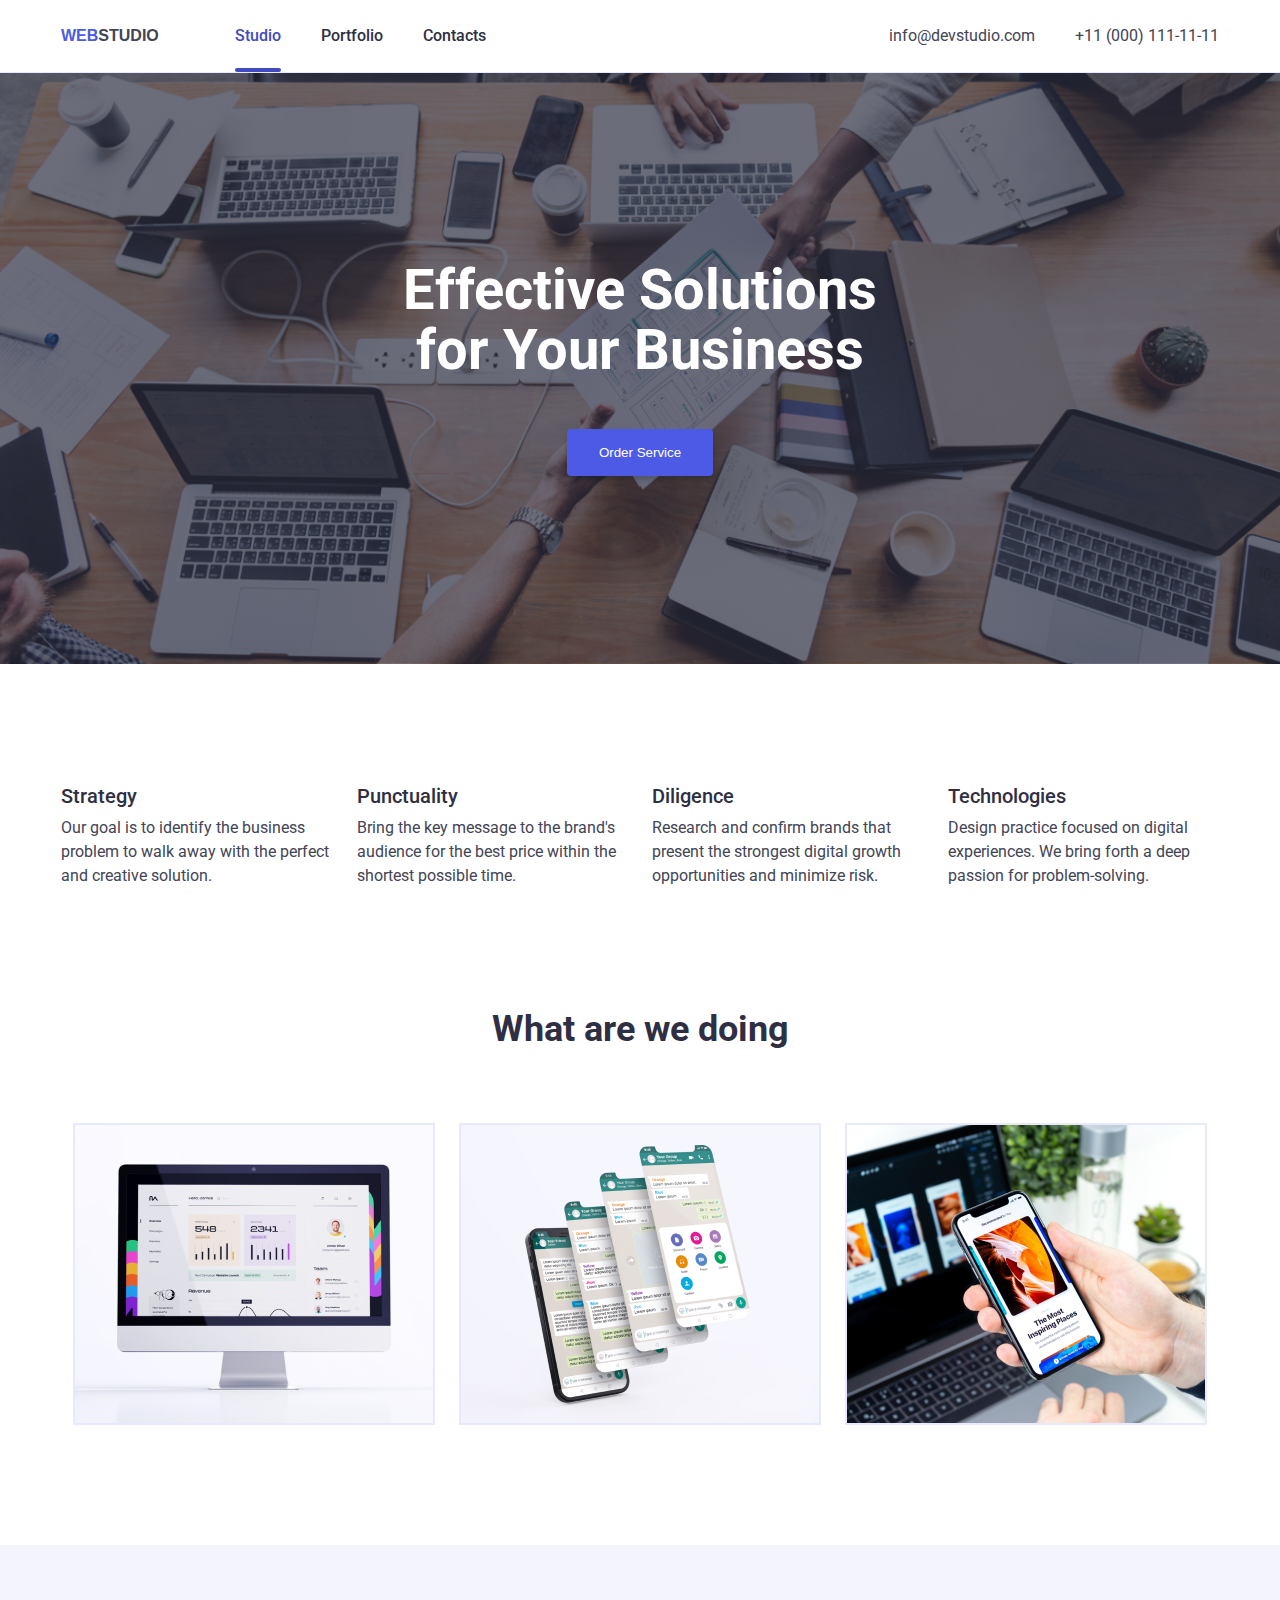
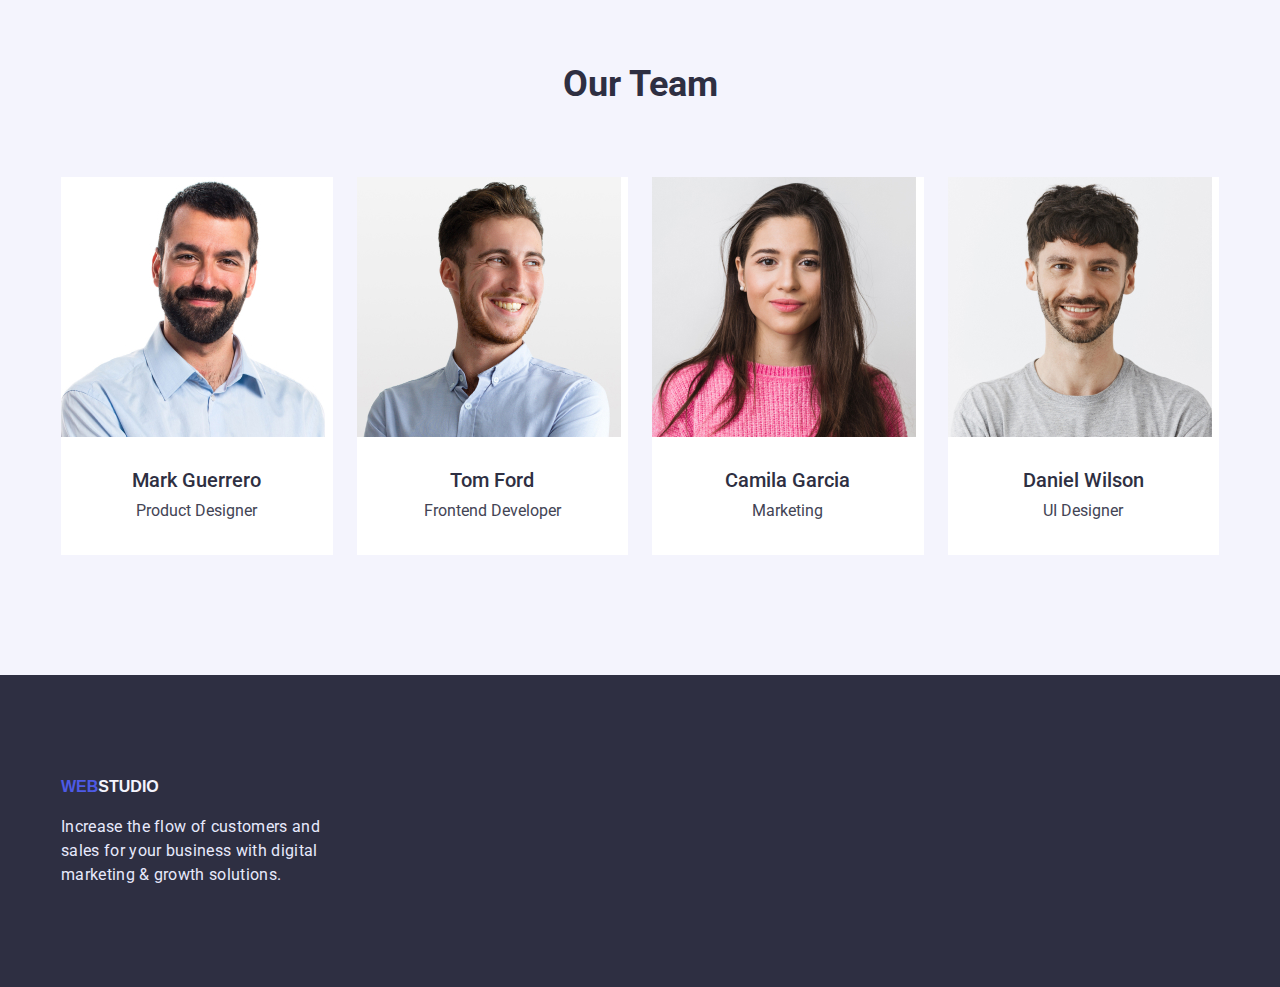
<file: index.html>
<!DOCTYPE html>
<html lang="en">
  <head>
    <meta charset="UTF-8" />
    <meta http-equiv="X-UA-Compatible" content="IE=edge" />
    <meta name="viewport" content="width=device-width, initial-scale=1.0" />
    <title>Main page</title>

    <link
      rel="stylesheet"
      href="https://cdnjs.cloudflare.com/ajax/libs/modern-normalize/1.1.0/modern-normalize.min.css"
      integrity="sha512-wpPYUAdjBVSE4KJnH1VR1HeZfpl1ub8YT/NKx4PuQ5NmX2tKuGu6U/JRp5y+Y8XG2tV+wKQpNHVUX03MfMFn9Q=="
      crossorigin="anonymous"
      referrerpolicy="no-referrer"
    />

    <link rel="preconnect" href="https://fonts.googleapis.com" />
    <link rel="preconnect" href="https://fonts.gstatic.com" crossorigin />
    <link
      href="https://fonts.googleapis.com/css2?family=Raleway:wght@800&family=Roboto:wght@400;500;700&display=swap"
      rel="stylesheet"
    />

    <link rel="stylesheet" href="./css/styles.css" />
  </head>
  <body>
    <header class="header">
      <div class="container header-box">
        <nav class="header-box">
          <a class="textlogo" href="./index.html">
            <span class="textlogo-one">Web</span>Studio</a
          >
          <ul class="site-nav">
            <li><a href="./index.html" class="header-active">Studio</a></li>
            <li>
              <a href="./portfolio.html" class="header-adress">Portfolio</a>
            </li>
            <li><a href="" class="header-adress">Contacts</a></li>
          </ul>
        </nav>
        <address>
          <ul class="main-contacts">
            <li>
              <a class="adress" href="mailto:info@devstudio.com"
                >info@devstudio.com</a
              >
            </li>
            <li>
              <a class="adress" href="tel:+110001111111">+11 (000) 111-11-11</a>
            </li>
          </ul>
        </address>
      </div>
    </header>
    <main>
      <section class="main-background">
        <div class="container">
          <h1 class="main-title">Effective Solutions for Your Business</h1>
          <button class="main-button" type="button">Order Service</button>
        </div>
      </section>
      <section class="features">
        <div class="container">
          <h2 class="hidden" ></h2>
          <ul class="ul-list-hiden">
            <li class="list-hiden">
              <h3 class="subtitle">Strategy</h3>
              <p class="text-tiny">
                Our goal is to identify the business problem to walk away with
                the perfect and creative solution.
              </p>
            </li>
            <li class="list-hiden">
              <h3 class="subtitle">Punctuality</h3>
              <p class="text-tiny">
                Bring the key message to the brand's audience for the best price
                within the shortest possible time.
              </p>
            </li>
            <li class="list-hiden">
              <h3 class="subtitle">Diligence</h3>
              <p class="text-tiny">
                Research and confirm brands that present the strongest digital
                growth opportunities and minimize risk.
              </p>
            </li>
            <li class="list-hiden">
              <h3 class="subtitle">Technologies</h3>
              <p class="text-tiny">
                Design practice focused on digital experiences. We bring forth a
                deep passion for problem-solving.
              </p>
            </li>
          </ul>
        </div>
      </section>
      <section class="work-section">
        <div class="container ">
          <h2 class="work-section-text">What are we doing</h2>
          <ul class="ul-list-work-img">
            <li class="wawd-img">
              <img
                src="./images/img-one.jpg"
                alt="cumputer"
                width="360px"
                height="300px"
              />
            </li>
            <li class="wawd-img">
              <img 
                src="./images/img-two.jpg"
                alt="smartphone"
                width="360px"
                height="300px"
              />
            </li>
            <li class="wawd-img">
              <img
                src="./images/img-thre.jpg"
                alt="smartphone"
                width="360px"
                height="300px"
              />
            </li>
          </ul>
        </div>
      </section>
      <section class="background-our-team">
        <div class="container">
          <h2 class="title-second">Our Team</h2>
          <ul class="ul-list-team-card">
            <li class="main-bg-foto">
              <img
                class="card-foto"
                src="./images/imgmark-guerrero.jpg"
                alt="Designer"
                width="264"
              />
              <div class="text-our-team">
                <h3 class="text-ourteam-h">Mark Guerrero</h3>
              <p class="text-ourteam-p">Product Designer</p>
              </div>
            </li>
            <li class="main-bg-foto"> 
              <img
                class="card-foto"
                src="./images/imgtom-ford.jpg"
                alt="Frontend Developer"
                width="264"
              />
              <div class="text-our-team">
                <h3 class="text-ourteam-h">Tom Ford</h3>
              <p class="text-ourteam-p">Frontend Developer</p>
              </div>
            </li>
            <li class="main-bg-foto">
              <img
                class="card-foto"
                src="./images/imgcamila-garcia.jpg"
                alt="Marketing"
                width="264"
              />
              <div class="text-our-team">
                <h3 class="text-ourteam-h">Camila Garcia</h3>
              <p class="text-ourteam-p">Marketing</p>
              </div>
            </li>
            <li class="main-bg-foto">
              <img
                class="card-foto"
                src="./images/imgdaniel-wilson.jpg"
                alt="Designer"
                width="264"
              />
              <div class="text-our-team">
                <h3 class="text-ourteam-h">Daniel Wilson</h3>
                <p class="text-ourteam-p">UI Designer</p>
              </div>
              
            </li>
          </ul>
        </div>
      </section>
    </main>
    <footer class="footer-background">
      <div class="container">
        <div class="footer-box">
          <a class="textlogo-footer" href="./index.html">
            <span class="textlogo-one">Web</span>Studio</a
          >
  
          <p class="text-footer">
            Increase the flow of customers and sales for your business with
            digital marketing & growth solutions.
          </p>
        </div>
      </div>
    </footer>
  </body>
</html>
</file>
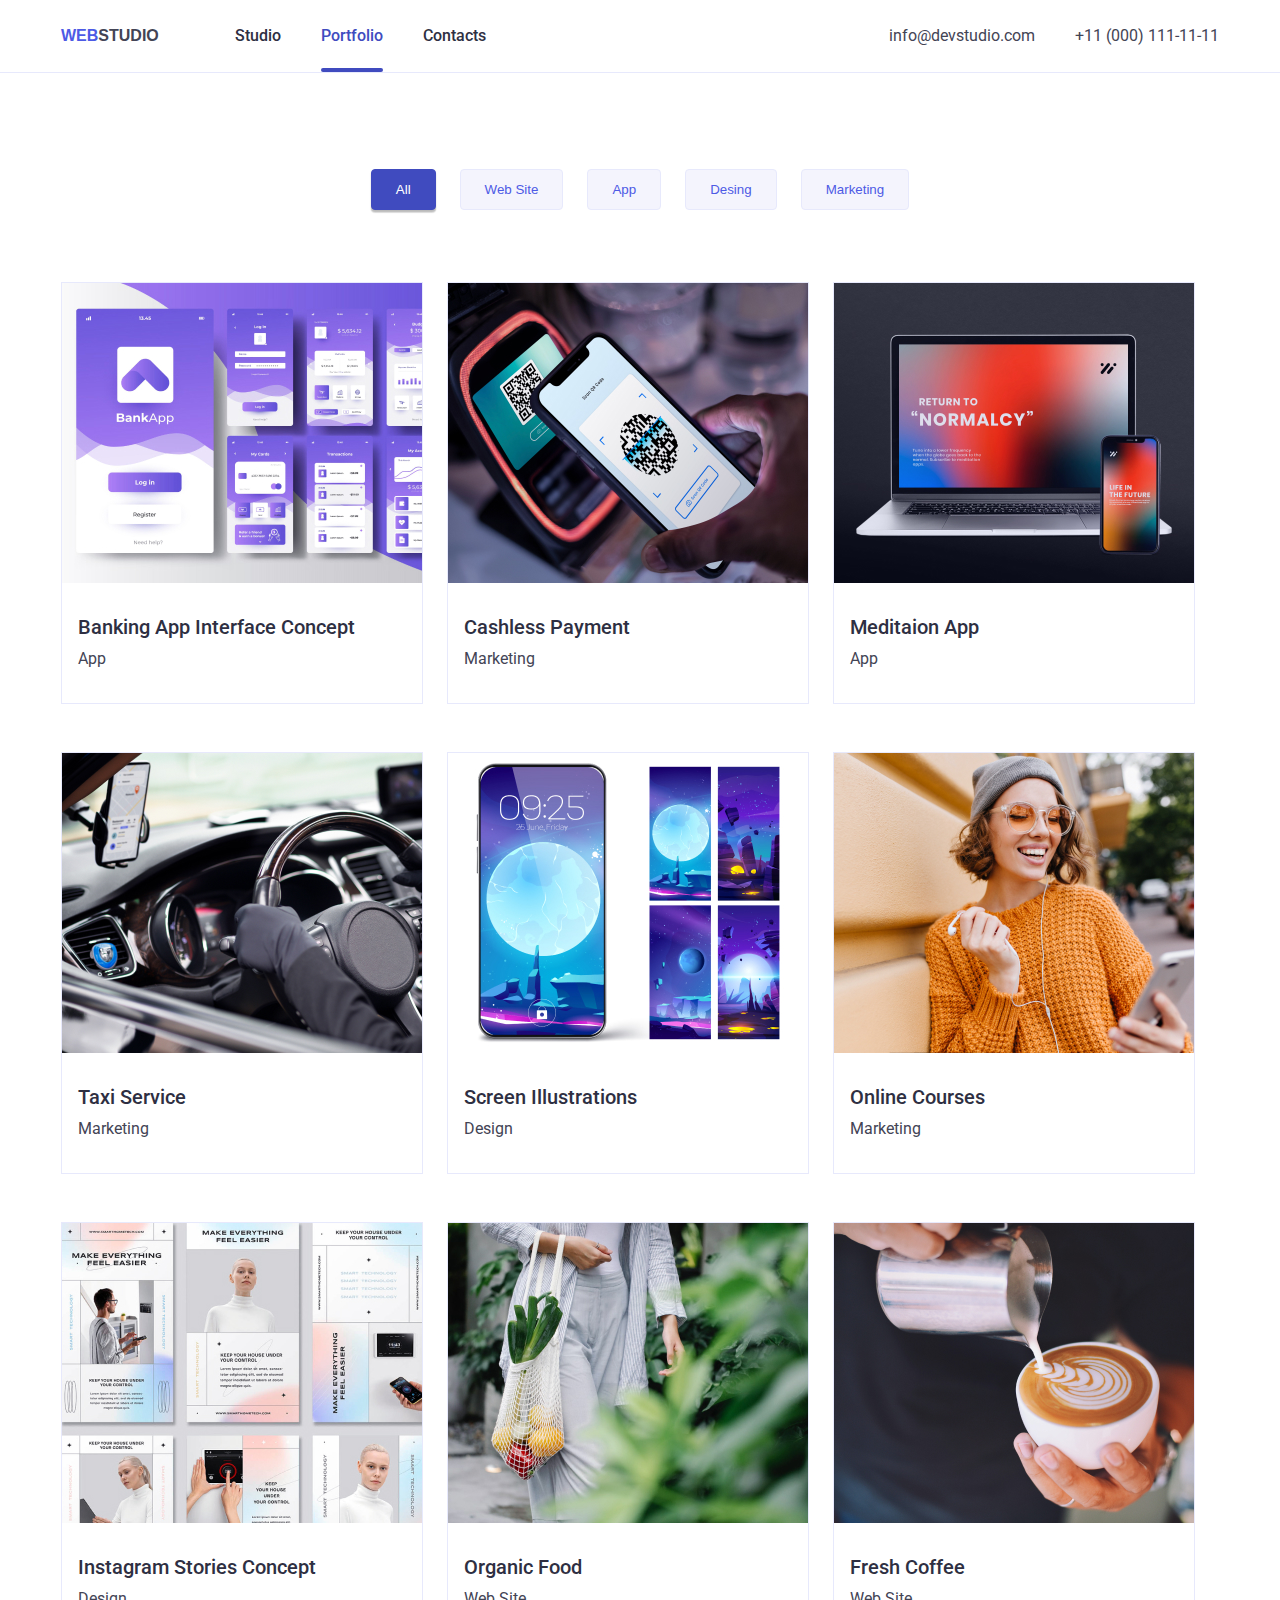
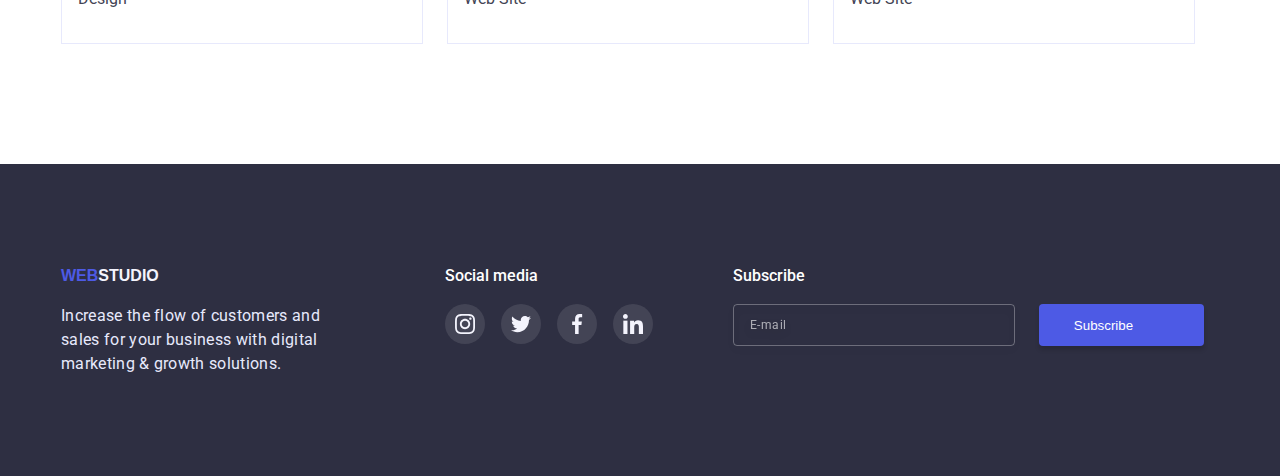
<file: portfolio.html>
<!DOCTYPE html>
<html lang="en">
  <head>
    <meta charset="UTF-8" />
    <meta http-equiv="X-UA-Compatible" content="IE=edge" />
    <meta name="viewport" content="width=device-width, initial-scale=1.0" />
    <title>Portfolio</title>
    <link
      rel="stylesheet"
      href="https://cdnjs.cloudflare.com/ajax/libs/modern-normalize/1.1.0/modern-normalize.min.css"
      integrity="sha512-wpPYUAdjBVSE4KJnH1VR1HeZfpl1ub8YT/NKx4PuQ5NmX2tKuGu6U/JRp5y+Y8XG2tV+wKQpNHVUX03MfMFn9Q=="
      crossorigin="anonymous"
      referrerpolicy="no-referrer"
    />

    <link rel="preconnect" href="https://fonts.googleapis.com" />
    <link rel="preconnect" href="https://fonts.gstatic.com" crossorigin />
    <link
      href="https://fonts.googleapis.com/css2?family=Raleway:wght@800&family=Roboto:wght@400;500;700&display=swap"
      rel="stylesheet"
    />

    <link rel="stylesheet" href="./css/styles.css" />
  </head>
  <body>
    <header class="header">
      <div class="container header-box">
        <nav class="header-box">
          <a class="textlogo" href="./index.html">
            <span class="textlogo-one">Web</span>Studio</a
          >
          <ul class="site-nav">
            <li><a href="./index.html" class="header-adress">Studio</a></li>
            <li>
              <a href="./portfolio.html" class="header-active">Portfolio</a>
            </li>
            <li><a href="" class="header-adress">Contacts</a></li>
          </ul>
        </nav>
        <address>
          <ul class="main-contacts">
            <li>
              <a class="adress" href="mailto:info@devstudio.com"
                >info@devstudio.com</a
              >
            </li>
            <li>
              <a class="adress" href="tel:+110001111111">+11 (000) 111-11-11</a>
            </li>
          </ul>
        </address>
      </div>
    </header>
    <main>
      <section class="portfolio-section">
        <div class="container">
          <h1 class="hidden">tools</h1>

          <ul class="ul-list-prtf-button">
            <li>
              <button class="button-portfolio-active" type="button">All</button>
            </li>
            <li>
              <button class="button-portfolio" type="button">Web Site</button>
            </li>
            <li><button class="button-portfolio" type="button">App</button></li>
            <li>
              <button class="button-portfolio" type="button">Desing</button>
            </li>
            <li>
              <button class="button-portfolio" type="button">Marketing</button>
            </li>
          </ul>

          <ul class="ul-list-project">
            <li class="item-box">
              <a class="prtf-blocks" href=""
                ><div class="description-animation">
                  <img
                    width="360"
                    height="300"
                    src="./images/imgbanking-app-inerface-concept.jpg"
                    alt="Banking-App-Interface-Concept"
                  />
                  <div class="ul-list-description">
                    <p class="descripion-text">
                      14 Stylish and User-Friendly App Design Concepts · Task
                      Manager App · Calorie Tracker App · Exotic Fruit Ecommerce
                      App · Cloud Storage App
                    </p>
                  </div>
                </div>
                <div class="text-prtf-blocks">
                  <h2 class="heading">Banking App Interface Concept</h2>
                  <p class="subtitle-prt">App</p>
                </div></a
              >
            </li>
            <li class="item-box">
              <a class="prtf-blocks" href=""
                ><div class="description-animation">
                  <img
                    width="360"
                    height="300"
                    src="./images/imgcashless-payment.jpg"
                    alt="Cashless-Payment"
                  />
                  <div class="ul-list-description">
                    <p class="descripion-text">
                      14 Stylish and User-Friendly App Design Concepts · Task
                      Manager App · Calorie Tracker App · Exotic Fruit Ecommerce
                      App · Cloud Storage App
                    </p>
                  </div>
                </div>
                <div class="text-prtf-blocks">
                  <h2 class="heading">Cashless Payment</h2>
                  <p class="subtitle-prt">Marketing</p>
                </div></a
              >
            </li>
            <li class="item-box">
              <a class="prtf-blocks" href=""
                ><div class="description-animation">
                  <img
                    width="360"
                    height="300"
                    src="./images/imgmeditation-app.jpg"
                    alt="Meditaion-App"
                  />
                  <div class="ul-list-description">
                    <p class="descripion-text">
                      14 Stylish and User-Friendly App Design Concepts · Task
                      Manager App · Calorie Tracker App · Exotic Fruit Ecommerce
                      App · Cloud Storage App
                    </p>
                  </div>
                </div>
                <div class="text-prtf-blocks">
                  <h2 class="heading">Meditaion App</h2>
                  <p class="subtitle-prt">App</p>
                </div></a
              >
            </li>
            <li class="item-box">
              <a class="prtf-blocks" href=""
                ><div class="description-animation">
                  <img
                    width="360"
                    height="300"
                    src="./images/imgtaxi-service.jpg"
                    alt="Taxi-Service"
                  />
                  <div class="ul-list-description">
                    <p class="descripion-text">
                      14 Stylish and User-Friendly App Design Concepts · Task
                      Manager App · Calorie Tracker App · Exotic Fruit Ecommerce
                      App · Cloud Storage App
                    </p>
                  </div>
                </div>
                <div class="text-prtf-blocks">
                  <h2 class="heading">Taxi Service</h2>
                  <p class="subtitle-prt">Marketing</p>
                </div></a
              >
            </li>
            <li class="item-box">
              <a class="prtf-blocks" href=""
                ><div class="description-animation">
                  <img
                    width="360"
                    height="300"
                    src="./images/imgscreen-illustration.jpg"
                    alt="Screen-Illustrations"
                  />
                  <div class="ul-list-description">
                    <p class="descripion-text">
                      14 Stylish and User-Friendly App Design Concepts · Task
                      Manager App · Calorie Tracker App · Exotic Fruit Ecommerce
                      App · Cloud Storage App
                    </p>
                  </div>
                </div>
                <div class="text-prtf-blocks">
                  <h2 class="heading">Screen Illustrations</h2>
                  <p class="subtitle-prt">Design</p>
                </div></a
              >
            </li>
            <li class="item-box">
              <a class="prtf-blocks" href=""
                ><div class="description-animation">
                  <img
                    width="360"
                    height="300"
                    src="./images/imgonline-coursers.jpg"
                    alt="Online-Courses"
                  />
                  <div class="ul-list-description">
                    <p class="descripion-text">
                      14 Stylish and User-Friendly App Design Concepts · Task
                      Manager App · Calorie Tracker App · Exotic Fruit Ecommerce
                      App · Cloud Storage App
                    </p>
                  </div>
                </div>
                <div class="text-prtf-blocks">
                  <h2 class="heading">Online Courses</h2>
                  <p class="subtitle-prt">Marketing</p>
                </div></a
              >
            </li>
            <li class="item-box">
              <a class="prtf-blocks" href="">
                <div class="description-animation">
                  <img
                    width="360"
                    height="300"
                    src="./images/imginstagram-stories-concept.jpg"
                    alt="Instagram-Stories-Concept"
                  />
                  <div class="ul-list-description">
                    <p class="descripion-text">
                      14 Stylish and User-Friendly App Design Concepts · Task
                      Manager App · Calorie Tracker App · Exotic Fruit Ecommerce
                      App · Cloud Storage App
                    </p>
                  </div>
                </div>
                <div class="text-prtf-blocks">
                  <h2 class="heading">Instagram Stories Concept</h2>
                  <p class="subtitle-prt">Design</p>
                </div></a
              >
            </li>
            <li class="item-box">
              <a class="prtf-blocks" href="">
                <div class="description-animation">
                  <img
                    width="360"
                    height="300"
                    src="./images/imgorganic-food.jpg"
                    alt="Organic-Food"
                  />
                  <div class="ul-list-description">
                    <p class="descripion-text">
                      14 Stylish and User-Friendly App Design Concepts · Task
                      Manager App · Calorie Tracker App · Exotic Fruit Ecommerce
                      App · Cloud Storage App
                    </p>
                  </div>
                </div>
                <div class="text-prtf-blocks">
                  <h2 class="heading">Organic Food</h2>
                  <p class="subtitle-prt">Web Site</p>
                </div></a
              >
            </li>
            <li class="item-box">
              <a class="prtf-blocks" href=""
                ><div class="description-animation">
                  <img
                    width="360"
                    height="300"
                    src="./images/imgfresh-coffee.jpg"
                    alt="Fresh-Coffee"
                  />
                  <div class="ul-list-description">
                    <p class="descripion-text">
                      14 Stylish and User-Friendly App Design Concepts · Task
                      Manager App · Calorie Tracker App · Exotic Fruit Ecommerce
                      App · Cloud Storage App
                    </p>
                  </div>
                </div>
                <div class="text-prtf-blocks">
                  <h2 class="heading">Fresh Coffee</h2>
                  <p class="subtitle-prt">Web Site</p>
                </div></a
              >
            </li>
          </ul>
        </div>
      </section>
    </main>
    <footer class="footer-background">
      <div class="container footer-item">
        <div class="footer-box">
          <a class="textlogo-footer" href="./index.html">
            <span class="textlogo-one">Web</span>Studio</a
          >

          <p class="text-footer">
            Increase the flow of customers and sales for your business with
            digital marketing & growth solutions.
          </p>
        </div>
        <div class="Social-media">
          <h2 class="text-footer-soc">Social media</h2>
          <ul class="socials-list-second">
            <li class="socials-item">
              <a href="#" class="socials-link-second">
                <svg class="socials-icon">
                  <use href="./images/icons.svg#icon-instagram"></use>
                </svg>
              </a>
            </li>
            <li class="socials-item">
              <a href="#" class="socials-link-second">
                <svg class="socials-icon">
                  <use href="./images/icons.svg#icon-twitter"></use>
                </svg>
              </a>
            </li>
            <li class="socials-item">
              <a href="#" class="socials-link-second">
                <svg class="socials-icon">
                  <use href="./images/icons.svg#icon-facebook"></use>
                </svg>
              </a>
            </li>
            <li class="socials-item">
              <a href="#" class="socials-link-second">
                <svg class="socials-icon">
                  <use href="./images/icons.svg#icon-linkedin"></use>
                </svg>
              </a>
            </li>
          </ul>
        </div>
        <div>
          <p class="text-footer-soc">Subscribe</p>
          <form class="subscribe-form" name="subscribe-form" autocomplete="on">
            <input
              class="emile-input"
              type="email"
              placeholder="E-mail"
              id="emile"
              required
            />
            <label for="emile"></label>

            <button class="footer-button" type="submit">
              <p>Subscribe</p>
              <svg class="socials-icon Subscribe-telegram">
                <use href="./images/icons.svg#icon-icon-send"></use>
              </svg>
            </button>
          </form>
        </div>
      </div>
    </footer>
    
  </body>
</html>
</file>
<file: css/styles.css>
:root {
  --color-primary: #2e2f42;
  --color-secondary: #434455;
  --color-primary-blue: #404bbf;
  --color-white: #ffffff;
  --color-bg-image: #e7e9fc;
  --color-text-bg: #4d5ae5;
  --color-white-darker: #f4f4fd;
}
body {
  font-family: "Roboto", sans-serif;
  font-size: 16px;
  font-weight: 400;
  line-height: 1.5;
}
ul {
  margin: 0;
  padding: 0;
  list-style-type: none;
}
*,
*::before *::after {
  box-sizing: border-box;
}
* {
  margin: 0;
  padding: 0;
}

.container {
  width: 100%;
  max-width: 1158px;
  margin: 0 auto;
  padding: 0 15px;
}
.hidden {
  position: absolute;
  white-space: nowrap;
  width: 1px;
  height: 1px;
  overflow: hidden;
  border: 0;
  padding: 0;
  clip: rect(0 0 0 0);
  clip-path: inset(50%);
  margin: -1px;
}
img {
  display: block;
  max-width: 100%;
}

/* Header */
.header {
  border-bottom: 1px solid #e7e9fc;
}

.header-box {
  display: flex;
  justify-content: space-between;
  align-items: center;
}
.site-nav {
  display: flex;
  margin-left: 76px;
  gap: 40px;
}
.main-contacts {
  display: flex;
  gap: 40px;
  align-items: center;
}

.textlogo {
  display: flex;
  font-family: "Releway", sans-serif;
  font-weight: 800;
  text-transform: uppercase;
  color: var(--color-secondary);
  text-decoration: none;
}
.textlogo-one {
  color: var(--color-text-bg);
  text-decoration: none;
}
.header-adress {
  display: block;
  color: var(--color-primary);
  font-weight: 500;
  text-decoration: none;
  font-family: "Roboto", sans-serif;
  padding: 24px 0;
  line-height: 1.5;
  transition-property: color;
  transition-duration: 250ms;
  transition-timing-function: cubic-bezier(0.4, 0, 0.2, 1);
}

.header-adress:hover {
  color: var(--color-primary-blue);
  font-weight: 500;
  text-decoration: none;
}
.header-active {
  position: relative;
  display: block;
  color: var(--color-primary-blue);
  font-weight: 500;
  text-decoration: none;
  padding: 24px 0;
  line-height: 1.5;
}

.header-active::after {
  position: absolute;
  left: 0;
  bottom: 0;
  display: block;
  width: 100%;
  height: 4px;
  background-color: currentColor;
  content: "";
  border-radius: 2px;
}

.adress {
  color: var(--color-secondary);
  font-weight: 400;
  text-decoration: none;
  font-style: normal;
  display: block;
  padding: 24px 0;
  margin: 0;
  transition-property: color;
  transition-duration: 250ms;
  transition-timing-function: cubic-bezier(0.4, 0, 0.2, 1);
}
.adress:hover {
  color: var(--color-primary-blue);
  font-weight: 400;
  text-decoration: none;
  font-style: normal;
}

/* Effective Solutions for Your Business */
.main-background {
  text-align: center;
  padding: 188px 0;
  background-color: var(--color-primary);
  background-image: linear-gradient(
      rgba(46, 47, 66, 0.7),
      rgba(46, 47, 66, 0.7)
    ),
    url("../images/people-office.jpg");
  background-repeat: no-repeat;
  background-position: center;
  background-size: cover;
}

.main-title {
  margin: 0 auto 48px;
  max-width: 496px;
  color: var(--color-white);
  font-size: 56px;
  font-weight: 700;
  line-height: 1.07;
}

.main-button {
  color: white;
  background: var(--color-text-bg);
  border: none;
  box-shadow: 0px 4px 4px rgba(0, 0, 0, 0.15);
  border-radius: 4px;
  padding: 16px 32px;
  transition-property: background-color;
  transition-duration: 250ms;
  transition-timing-function: cubic-bezier(0.4, 0, 0.2, 1);
  cursor: pointer;
}

.main-button:hover {
  background-color: var(--color-primary-blue);
}
.main-title {
  color: var(--color-white);
  font-size: 56px;
  font-weight: 700;
  line-height: 1.07;
}

/* Features */
.features-visual {
  display: flex;
  align-items: center;
  justify-content: center;
  background: #f4f4fd;
  border-radius: 4px;
  height: 112px;
  margin-bottom: 8px;
}
.icon-features {
  display: block;
  width: 60px;
  height: 64px;
}

.ul-list-hiden {
  margin-top: 0;
  gap: 24px;
  justify-content: center;
  display: flex;
}
.list-hiden {
  width: calc((100% - (3 * 24px) / 4));
}
.list-hiden:nth-child(3n) {
  margin: 0;
}

.features {
  padding-top: 120px;
}

.subtitle {
  margin-top: 0;
  margin-bottom: 8px;
  color: var(--color-primary);
  font-family: "Roboto", sans-serif;
  font-weight: 500;
  font-size: 20px;
  line-height: 1.2;
}

.text-tiny {
  margin: 0;
  color: var(--color-secondary);
  font-family: "Roboto", sans-serif;
  font-weight: 400;
  font-size: 16px;
  line-height: 1.5;
}

/* Work Section */

.work-section-text {
  text-align: center;
  font-size: 36px;
  font-weight: 700;
  line-height: 1.2;
  color: var(--color-primary);
  margin-bottom: 72px;
  margin-top: 0;
}
.ul-list-work-img {
  display: flex;
  justify-content: center;
  gap: 24px;
}

.work-section {
  padding: 120px 0;
}

.wawd-img {
  background: linear-gradient(
    0deg,
    rgba(77, 90, 229, 0.1),
    rgba(77, 90, 229, 0.1)
  );
  border: 1px solid var(--color-bg-image);
  background-blend-mode: soft-light, normal;
  width: 360px;
  height: 300px;
}

/* Our team */
.socials-list {
  display: flex;
  gap: 24px;
  margin-top: 8px;
}

.socials-item {
  width: 40px;
  height: 40px;
}

.socials-link {
  display: flex;
  align-items: center;
  justify-content: center;
  width: 100%;
  height: 100%;
  background-color: var(--color-text-bg);
  border-radius: 50%;
  transition-property: background-color;
  transition-duration: 250ms;
  transition-timing-function: cubic-bezier(0.4, 0, 0.2, 1);
}
.socials-link:hover {
  background-color: var(--color-primary-blue);
}

.socials-icon {
  width: 20px;
  height: 20px;
  fill: var(--color-white-darker);
}

.card-foto {
  display: block;
  max-width: 100%;
}
.text-our-team {
  text-align: center;
  padding: 32px 16px;
}

.ul-list-team-card {
  display: flex;
  gap: 24px;
}
.background-our-team {
  padding: 120px 0;
  background: var(--color-white-darker);
}
.title-second {
  text-align: center;
  color: var(--color-primary);
  font-family: "Roboto", sans-serif;
  font-weight: 700;
  font-size: 36px;
  line-height: 1.1;
  margin-bottom: 72px;
}
.text-ourteam-h {
  color: var(--color-primary);
  font-family: "Roboto", sans-serif;
  font-weight: 500;
  font-size: 20px;
  line-height: 1.1;
  margin-bottom: 8px;
}

.text-ourteam-p {
  color: var(--color-secondary);
  font-family: "Roboto", sans-serif;
  font-weight: 400;
  font-size: 16px;
  line-height: 1.5;
}
.main-bg-foto {
  background-color: var(--color-white);
  width: calc((100% - 72px) / 4);
}
.main-bg-foto:hover {
  box-shadow: 0px 1px 6px rgb(46 47 66 / 8%), 0px 1px 1px rgb(46 47 66 / 16%),
    0px 2px 1px rgb(46 47 66 / 8%);
}
/* Customers */
.customers-section {
  padding: 120px 0;
}

.customers-header {
  text-align: center;
  font-family: "Roboto";
  font-weight: 700;
  font-size: 36px;
  line-height: 1.2;
  color: var(--color-primary);
}

.customers-list {
  display: flex;
  gap: 24px;
  margin-top: 72px;
}
.customers-item {
  width: calc((100% - 120px) / 6);
  height: 88px;
}
.customers-link {
  display: flex;
  align-items: center;
  justify-content: center;
  width: 100%;
  height: 100%;
  border-radius: 4px;
  color: #8e8f99;
  border: 1px solid #8e8f99;
  transition-property: color, border-color;
  transition-duration: 250ms;
  transition-timing-function: cubic-bezier(0.4, 0, 0.2, 1);
}
.customers-link:hover {
  color: var(--color-primary-blue);
  border-color: 1px solid var(--color-primary-blue);
}

.customers-icon {
  width: 104px;
  height: 56px;
  fill: currentColor;
}

/* Footer */
.socials-link-second {
  display: flex;
  align-items: center;
  justify-content: center;
  width: 100%;
  height: 100%;
  background: rgba(255, 255, 255, 0.1);
  border-radius: 50%;
  transition-property: background-color;
  transition-duration: 250ms;
  transition-timing-function: cubic-bezier(0.4, 0, 0.2, 1);
}
.socials-link-second:hover {
  background-color: #31d0aa;
}
.socials-list-second {
  display: flex;
  gap: 16px;
  margin-top: 16px;
}

.footer-item {
  display: flex;
}
.footer-box {
  max-width: 264px;
  margin-right: 120px;
}

.footer-background {
  padding: 100px 0;
  background-color: var(--color-primary);
}
.textlogo-footer {
  font-family: "Releway", sans-serif;
  font-weight: 800;
  text-transform: uppercase;
  color: var(--color-white-darker);
  text-decoration: none;
}
.text-footer {
  color: var(--color-bg-image);
  font-family: "Roboto";
  font-style: normal;
  font-weight: 400;
  font-size: 16px;
  line-height: 1.5;
  letter-spacing: 0.02em;
  margin-top: 16px;
  margin-bottom: 0;
}
.text-footer-soc {
  font-family: "Roboto";
  font-weight: 500;
  color: var(--color-white);
  font-size: 16px;
  line-height: 1.5;
}
.Social-media {
  margin-right: 80px;
}
.Subscribe-telegram {
  width: 20px;
  height: 24px;
  fill: var(--color-white);
}
.footer-button {
  margin-left: 24px;
  width: 165px;
  display: flex;
  gap: 16px;
  align-items: center;
  justify-content: center;
  color: white;
  background: var(--color-text-bg);
  border: none;
  box-shadow: 0px 4px 4px rgba(0, 0, 0, 0.15);
  border-radius: 4px;
  padding: 8px 24px;
  transition-property: background-color;
  transition-duration: 250ms;
  transition-timing-function: cubic-bezier(0.4, 0, 0.2, 1);
  cursor: pointer;
}
.footer-button:hover {
  background-color: var(--color-primary-blue);
}

.emile-input {
  width: 264px;
  height: 40px;
  background-color: transparent;
  border-radius: 4px;
  border: 1px solid rgba(255, 255, 255, 0.3);
  filter: drop-shadow(0px 4px 4px rgba(0, 0, 0, 0.15));
  color: rgba(255, 255, 255, 0.6);
  font-family: "Roboto";
  font-weight: 400;
  font-size: 12px;
  line-height: 1.5;

  outline: 0;
  padding-left: 16px;
}

.emile-input::placeholder {
  color: rgba(255, 255, 255, 0.6);
  padding-top: 8px;
  padding-bottom: 8px;
  font-size: 12px;
  line-height: 2;
  letter-spacing: 0.04em;
}

.emile-input:focus {
  border-radius: 4px;
  border: 1px solid var(--color-white-darker);
  background-color: var(--color-secondary);
  filter: drop-shadow(0px 4px 4px rgba(0, 0, 0, 0.15));
  color: var(--color-white-darker);
}

.subscribe-form {
  margin-top: 16px;
  display: flex;
}

/* portfolio */
.portfolio-section {
  padding-top: 96px;
  padding-bottom: 120px;
}
.ul-list-project {
  margin-top: 72px;
  display: flex;
  flex-wrap: wrap;
  margin-right: -24px;
  margin-bottom: -48px;
}

.text-prtf-blocks {
  padding: 32px 16px;
}

.ul-list-prtf-button {
  gap: 24px;
  display: flex;
  justify-content: center;
}
.heading {
  color: var(--color-primary);
  font-family: "Roboto", sans-serif;
  font-weight: 500;
  font-size: 20px;
  line-height: 1.2;
  margin-top: 0;
  margin-bottom: 8px;
}
.subtitle-prt {
  color: var(--color-secondary);
  font-family: "Roboto", sans-serif;
  font-weight: 400;
  font-size: 16px;
  line-height: 1.5;
  margin-top: 0;
  margin-bottom: 0;
}

.button-portfolio-active {
  color: var(--color-white);
  background: var(--color-primary-blue);
  border: 1px solid var(--color-primary-blue);
  box-shadow: 0px 3px 1px rgba(0, 0, 0, 0.1), 0px 2px 1px rgba(0, 0, 0, 0.08),
    0px 2px 2px rgba(0, 0, 0, 0.12);
  cursor: pointer;
  border-radius: 4px;
  padding: 12px 24px;
}
.item-box {
  border: 1px solid var(--color-bg-image);
  margin-right: 24px;
  margin-bottom: 48px;
  max-width: 360px;
}

.item-box:hover {
  box-shadow: 0px 1px 6px rgba(46, 47, 66, 0.08),
    0px 1px 1px rgba(46, 47, 66, 0.16), 0px 2px 1px rgba(46, 47, 66, 0.08);
}

.description-animation {
  position: relative;
  overflow: hidden;
}

.ul-list-description {
  position: absolute;
  background-color: var(--color-text-bg);
  color: var(--color-white-darker);
  top: 0;
  left: 0;
  width: 100%;
  height: 100%;
  transform: translateY(100%);
  transition: transform 250ms;
  padding: 40px 32px 0 32px;
}
.prtf-blocks:hover .ul-list-description {
  transform: translateY(0);
}

.descripion-text {
  text-align: left;
  display: flex;
  font-size: 16px;
  line-height: 1.2;
  font-weight: 400;
  letter-spacing: 0.02em;
  font-family: "Robot", sans-serif;
}

.item-box:nth-child(3n) {
  margin-right: 0px;
}
.prtf-blocks {
  display: block;
  background: var(--color-white);
  text-decoration: none;
  font-style: normal;
  position: relative;
  overflow: hidden;
}
.button-portfolio {
  color: var(--color-text-bg);
  background: var(--color-white-darker);
  border: 1px solid var(--color-bg-image);
  border-radius: 4px;
  padding: 12px 24px;
  transition-property: color, background-color, border-color, box-shadow;
  transition-duration: 250ms;
  transition-timing-function: cubic-bezier(0.4, 0, 0.2, 1);
  cursor: pointer;
}
.button-portfolio:hover {
  color: var(--color-white);
  background: var(--color-primary-blue);
  border: 1px solid var(--color-primary-blue);
  box-shadow: 0px 3px 1px rgba(0, 0, 0, 0.1), 0px 2px 1px rgba(0, 0, 0, 0.08),
    0px 2px 2px rgba(0, 0, 0, 0.12);
}

/* Modal */

.form-information {
  display: flex;
  flex-direction: column;
}

.contacts-form {
  margin-top: 8px;
  position: relative;
  border-radius: 4px;
}
.form-label {
  position: relative;
  display: block;
  margin-bottom: 8px;
  font-size: 12px;
  line-height: 16px;
  letter-spacing: 0.04em;
  color: #8e8f99;
}

.form-icon {
  position: absolute;
  top: 40px;
  left: 0;
  margin-left: 16px;
  fill: var(--color-primary);
  transform: translateY(-50%);
}
.form-input:focus + .form-icon {
  fill: var(--color-primary-blue);
  transition: fill 250ms cubic-bezier(0.4, 0, 0.2, 1);
}

.form-input:focus {
  border: 1px solid var(--color-primary-blue);
  transition: border 250ms cubic-bezier(0.4, 0, 0.2, 1);
}
.form-input {
  width: 360px;
  height: 40px;
  border: 1px solid rgba(33, 33, 33, 0.2);
  border-radius: 4px;
  padding-left: 36px;
  outline: 0;
  background-color: #fcfcfc;
}

.form-input:focus-visible {
  border: 1px solid #4d5ae5;
  color: none;
}

.modal-header {
  margin-bottom: 16px;
  text-align: center;
  font-family: "Robotto", sans-serif;
  font-weight: 500;
  font-size: 16px;
  line-height: 1.5;
  letter-spacing: 0.02em;
  color: var(--color-primary);
}
.form-subtitle {
  margin-bottom: 4px;
}

.modal-button {
  margin: 24px auto;
  display: block;
  width: 169px;
  height: 56px;
}
.modal-button-pos {
  text-align: center;
}

.backdrop {
  position: fixed;
  top: 0;
  left: 0;
  width: 100%;
  height: 100%;
  display: flex;
  align-items: center;
  justify-content: center;
  padding: 80px 0 12px 0;
  background-color: rgba(46, 47, 66, 0.4);
  opacity: 1;
  transition-property: opacity;
  transition-duration: 250ms;
  transition-timing-function: cubic-bezier(0.4, 0, 0.2, 1);
}

.backdrop.is-hidden {
  opacity: 0;
  visibility: hidden;
  pointer-events: none;
}

.modal {
  padding: 72px 24px;
  position: relative;
  overflow: hidden;
  width: 100%;
  max-width: 408px;
  height: 584px;
  background-color: #fcfcfc;
  box-shadow: 0px 1px 1px rgba(0, 0, 0, 0.14), 0px 1px 3px rgba(0, 0, 0, 0.12),
    0px 2px 1px rgba(0, 0, 0, 0.2);
  border-radius: 4px;
  transition: transform 500ms;
}
.backdrop.is-hidden .modal {
  transform: scale(0);
}

.modal-close {
  position: absolute;
  display: flex;
  align-items: center;
  justify-content: center;
  width: 24px;
  height: 24px;
  right: 24px;
  top: 24px;
  border-radius: 50%;
  background-color: var(--color-bg-image);
  border: 1px solid rgba(0, 0, 0, 0.1);
  transition-property: background-color, border;
  transition-duration: 250ms;
  transition-timing-function: cubic-bezier(0.4, 0, 0.2, 1);
}

.modal-close:hover {
  background-color: var(--color-primary-blue);
  fill: var(--color-white);
  cursor: pointer;
}

.close-button {
  width: 8px;
  height: 8px;
}
.comment {
  margin-bottom: 16px;
  font-family: "Roboto";
  font-weight: 400;
  font-size: 12px;
  line-height: 1.2;
  resize: none;
  width: 360px;
  height: 120px;
  border: 1px solid rgba(33, 33, 33, 0.2);
  border-radius: 4px;
  padding-left: 16px;
  padding-top: 4px;
  outline: 0;
  background-color: #fcfcfc;
  transition: border 250ms cubic-bezier(0.4, 0, 0.2, 1);
}

.comment:focus {
  border: 1px solid var(--color-primary-blue);
}

.comment::placeholder {
  font-family: "Roboto";
  font-weight: 400;
  font-size: 12px;
  line-height: 1.2;
  letter-spacing: 0.04em;
  color: rgba(117, 117, 117, 0.5);
}

.privacy-policy {
  color: var(--color-primary-blue);
}
.flex-checkbox {
  display: flex;
  align-items: center;
  font-family: "Roboto";
  font-weight: 400;
  font-size: 12px;
  line-height: 1.2;
  letter-spacing: 0.04em;
  color: #757575;
}

.span-check {
  position: absolute;
  display: flex;
  align-items: center;
  justify-content: center;
  width: 16px;
  height: 16px;
  color: #f4f4fd;
  border: 1.25px solid #2e2f42;
  border-radius: 2px;
}

.input-check {
  appearance: none;
  position: absolute;
}

.input-check:checked + .span-check {
  border-color: var(--color-primary-blue);
  background-color: var(--color-primary-blue);
}

.modal-form-checkbox-icon {
  fill: currentColor;
  width: 10px;
  height: 8px;
}
.label-checkbox {
  position: relative;
  padding-left: 24px;
  display: inline-flex;
  align-items: center;
  gap: 5px;
  cursor: pointer;
}
</file>
